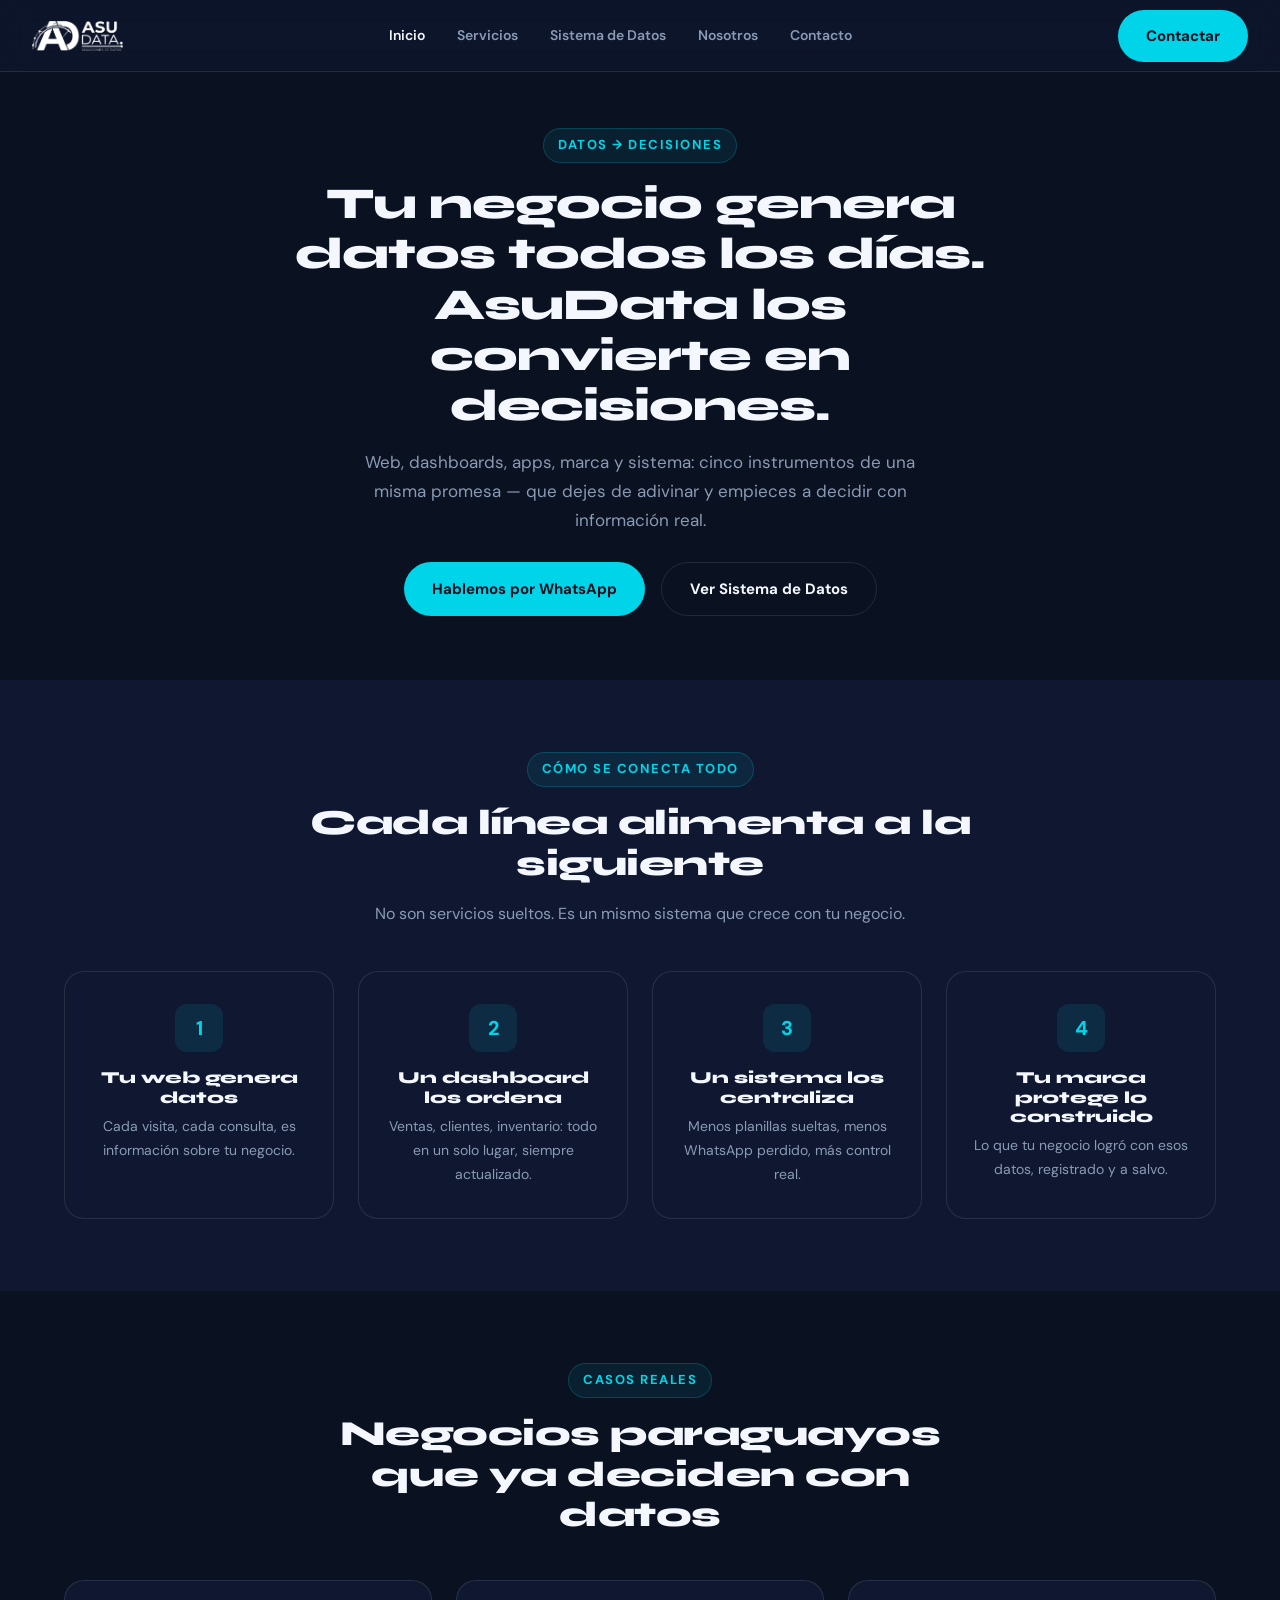
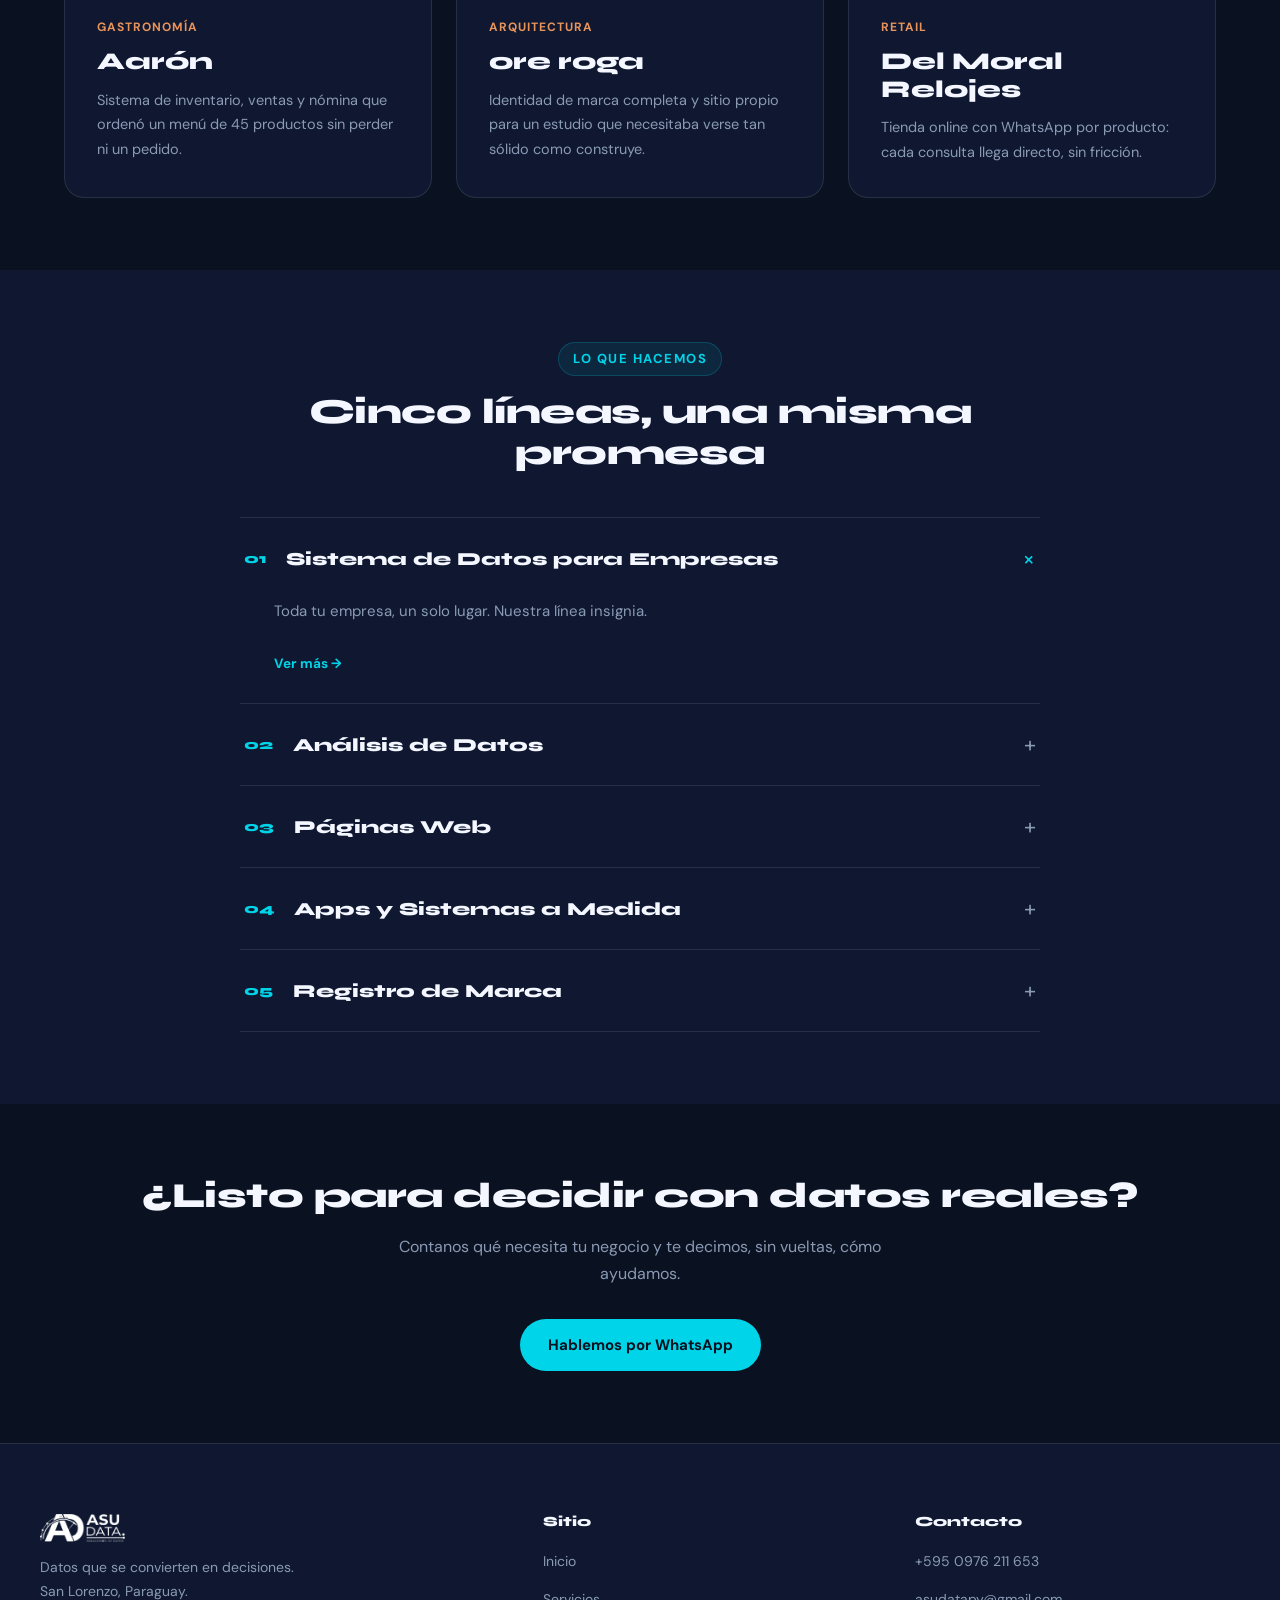
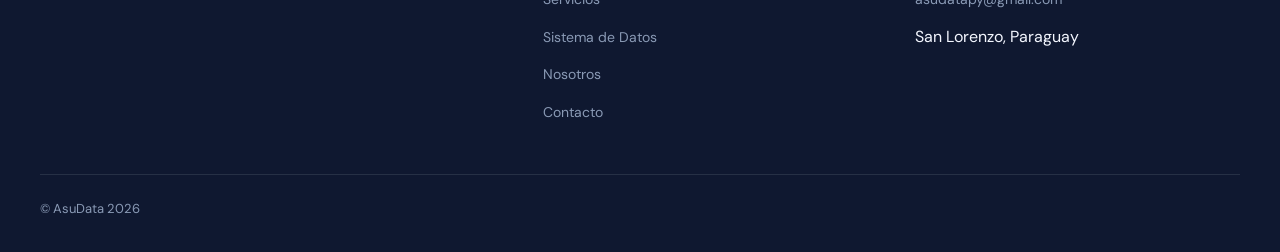
<file: web/index.html>
<!DOCTYPE html>
<html lang="es">
<head>
<meta charset="UTF-8">
<meta name="viewport" content="width=device-width, initial-scale=1.0">
<title>AsuData — Datos que se convierten en decisiones</title>
<meta name="description" content="AsuData: dashboards, apps, sistemas y marca para PyMEs paraguayas. Todo parte de una misma promesa: convertir tus datos en decisiones.">
<link rel="preconnect" href="https://fonts.googleapis.com">
<link href="https://fonts.googleapis.com/css2?family=Syne:wght@700;800&family=DM+Sans:wght@400;500;700&display=swap" rel="stylesheet">
<link rel="stylesheet" href="css/main.css?v=10">
</head>
<body>

<nav>
  <a href="index.html" class="logo"><img src="assets/logo.png" alt="AsuData"></a>
  <div class="nav-links">
    <a href="index.html">Inicio</a>
    <a href="servicios.html">Servicios</a>
    <a href="sistema-datos.html">Sistema de Datos</a>
    <a href="nosotros.html">Nosotros</a>
    <a href="contacto.html">Contacto</a>
  </div>
  <div class="nav-actions">
    <a href="https://wa.me/595976211653?text=Hola%2C%20quiero%20m%C3%A1s%20informaci%C3%B3n%20sobre%20AsuData." target="_blank" rel="noopener" class="btn btn-primary">Contactar</a>
    <button class="nav-toggle" aria-label="Abrir menú"><span></span><span></span><span></span></button>
  </div>
</nav>

<section class="hero">
  <div class="container">
    <span class="section-label">Datos → Decisiones</span>
    <h1>Tu negocio genera datos todos los días. AsuData los convierte en decisiones.</h1>
    <p>Web, dashboards, apps, marca y sistema: cinco instrumentos de una misma promesa —
       que dejes de adivinar y empieces a decidir con información real.</p>
    <div class="hero-actions">
      <a href="https://wa.me/595976211653?text=Hola%2C%20quiero%20saber%20c%C3%B3mo%20AsuData%20puede%20ayudar%20a%20mi%20negocio%20a%20decidir%20con%20datos." target="_blank" rel="noopener" class="btn btn-primary">Hablemos por WhatsApp</a>
      <a href="sistema-datos.html" class="btn btn-secondary">Ver Sistema de Datos</a>
    </div>
  </div>
</section>

<section class="section section-surface reveal">
  <div class="container">
    <div class="section-header">
      <span class="section-label">Cómo se conecta todo</span>
      <h2>Cada línea alimenta a la siguiente</h2>
      <p>No son servicios sueltos. Es un mismo sistema que crece con tu negocio.</p>
    </div>
    <div class="connect-steps">
      <div class="connect-step">
        <div class="step-icon">1</div>
        <h4>Tu web genera datos</h4>
        <p>Cada visita, cada consulta, es información sobre tu negocio.</p>
      </div>
      <div class="connect-step">
        <div class="step-icon">2</div>
        <h4>Un dashboard los ordena</h4>
        <p>Ventas, clientes, inventario: todo en un solo lugar, siempre actualizado.</p>
      </div>
      <div class="connect-step">
        <div class="step-icon">3</div>
        <h4>Un sistema los centraliza</h4>
        <p>Menos planillas sueltas, menos WhatsApp perdido, más control real.</p>
      </div>
      <div class="connect-step">
        <div class="step-icon">4</div>
        <h4>Tu marca protege lo construido</h4>
        <p>Lo que tu negocio logró con esos datos, registrado y a salvo.</p>
      </div>
    </div>
  </div>
</section>

<section class="section reveal">
  <div class="container">
    <div class="section-header">
      <span class="section-label">Casos reales</span>
      <h2>Negocios paraguayos que ya deciden con datos</h2>
    </div>
    <div class="case-grid">
      <div class="case-card">
        <span class="case-tag">Gastronomía</span>
        <h3>Aarón</h3>
        <p>Sistema de inventario, ventas y nómina que ordenó un menú de 45 productos sin perder ni un pedido.</p>
      </div>
      <div class="case-card">
        <span class="case-tag">Arquitectura</span>
        <h3>ore roga</h3>
        <p>Identidad de marca completa y sitio propio para un estudio que necesitaba verse tan sólido como construye.</p>
      </div>
      <div class="case-card">
        <span class="case-tag">Retail</span>
        <h3>Del Moral Relojes</h3>
        <p>Tienda online con WhatsApp por producto: cada consulta llega directo, sin fricción.</p>
      </div>
    </div>
  </div>
</section>

<section class="section section-surface reveal">
  <div class="container">
    <div class="section-header">
      <span class="section-label">Lo que hacemos</span>
      <h2>Cinco líneas, una misma promesa</h2>
    </div>
    <div class="accordion">
      <div class="accordion-item open">
        <button class="accordion-trigger">
          <span class="accordion-num">01</span>
          <span class="accordion-title">Sistema de Datos para Empresas</span>
          <span class="accordion-icon">+</span>
        </button>
        <div class="accordion-panel">
          <div class="accordion-panel-inner">
            <div class="inner-pad">
              <p>Toda tu empresa, un solo lugar. Nuestra línea insignia.</p>
              <a href="sistema-datos.html" class="card-link">Ver más →</a>
            </div>
          </div>
        </div>
      </div>
      <div class="accordion-item">
        <button class="accordion-trigger">
          <span class="accordion-num">02</span>
          <span class="accordion-title">Análisis de Datos</span>
          <span class="accordion-icon">+</span>
        </button>
        <div class="accordion-panel">
          <div class="accordion-panel-inner">
            <div class="inner-pad">
              <p>Dejá de adivinar cómo te va — mirá los números.</p>
              <a href="servicios.html" class="card-link">Ver más →</a>
            </div>
          </div>
        </div>
      </div>
      <div class="accordion-item">
        <button class="accordion-trigger">
          <span class="accordion-num">03</span>
          <span class="accordion-title">Páginas Web</span>
          <span class="accordion-icon">+</span>
        </button>
        <div class="accordion-panel">
          <div class="accordion-panel-inner">
            <div class="inner-pad">
              <p>Tu negocio, encontrable y profesional online.</p>
              <a href="servicios.html" class="card-link">Ver más →</a>
            </div>
          </div>
        </div>
      </div>
      <div class="accordion-item">
        <button class="accordion-trigger">
          <span class="accordion-num">04</span>
          <span class="accordion-title">Apps y Sistemas a Medida</span>
          <span class="accordion-icon">+</span>
        </button>
        <div class="accordion-panel">
          <div class="accordion-panel-inner">
            <div class="inner-pad">
              <p>Menos planillas, menos WhatsApp perdido, más control.</p>
              <a href="servicios.html" class="card-link">Ver más →</a>
            </div>
          </div>
        </div>
      </div>
      <div class="accordion-item">
        <button class="accordion-trigger">
          <span class="accordion-num">05</span>
          <span class="accordion-title">Registro de Marca</span>
          <span class="accordion-icon">+</span>
        </button>
        <div class="accordion-panel">
          <div class="accordion-panel-inner">
            <div class="inner-pad">
              <p>Tu nombre, protegido antes de que alguien más lo registre.</p>
              <a href="servicios.html" class="card-link">Ver más →</a>
            </div>
          </div>
        </div>
      </div>
    </div>
  </div>
</section>

<section class="section cta-band reveal">
  <div class="container">
    <h2>¿Listo para decidir con datos reales?</h2>
    <p>Contanos qué necesita tu negocio y te decimos, sin vueltas, cómo ayudamos.</p>
    <a href="https://wa.me/595976211653?text=Hola%2C%20quiero%20decidir%20con%20datos%20reales.%20%C2%BFPor%20d%C3%B3nde%20empezamos%3F" target="_blank" rel="noopener" class="btn btn-primary">Hablemos por WhatsApp</a>
  </div>
</section>

<footer>
  <div class="footer-grid">
    <div class="footer-brand">
      <img src="assets/logo.png" alt="AsuData">
      <p>Datos que se convierten en decisiones. San Lorenzo, Paraguay.</p>
    </div>
    <div class="footer-col">
      <h4>Sitio</h4>
      <ul>
        <li><a href="index.html">Inicio</a></li>
        <li><a href="servicios.html">Servicios</a></li>
        <li><a href="sistema-datos.html">Sistema de Datos</a></li>
        <li><a href="nosotros.html">Nosotros</a></li>
        <li><a href="contacto.html">Contacto</a></li>
      </ul>
    </div>
    <div class="footer-col">
      <h4>Contacto</h4>
      <ul>
        <li><a href="https://wa.me/595976211653?text=Hola%2C%20quiero%20m%C3%A1s%20informaci%C3%B3n%20sobre%20AsuData." target="_blank" rel="noopener">+595 0976 211 653</a></li>
        <li><a href="mailto:asudatapy@gmail.com">asudatapy@gmail.com</a></li>
        <li>San Lorenzo, Paraguay</li>
      </ul>
    </div>
  </div>
  <div class="footer-bottom">© AsuData 2026</div>
</footer>

<script src="js/main.js?v=10"></script>
</body>
</html>
</file>
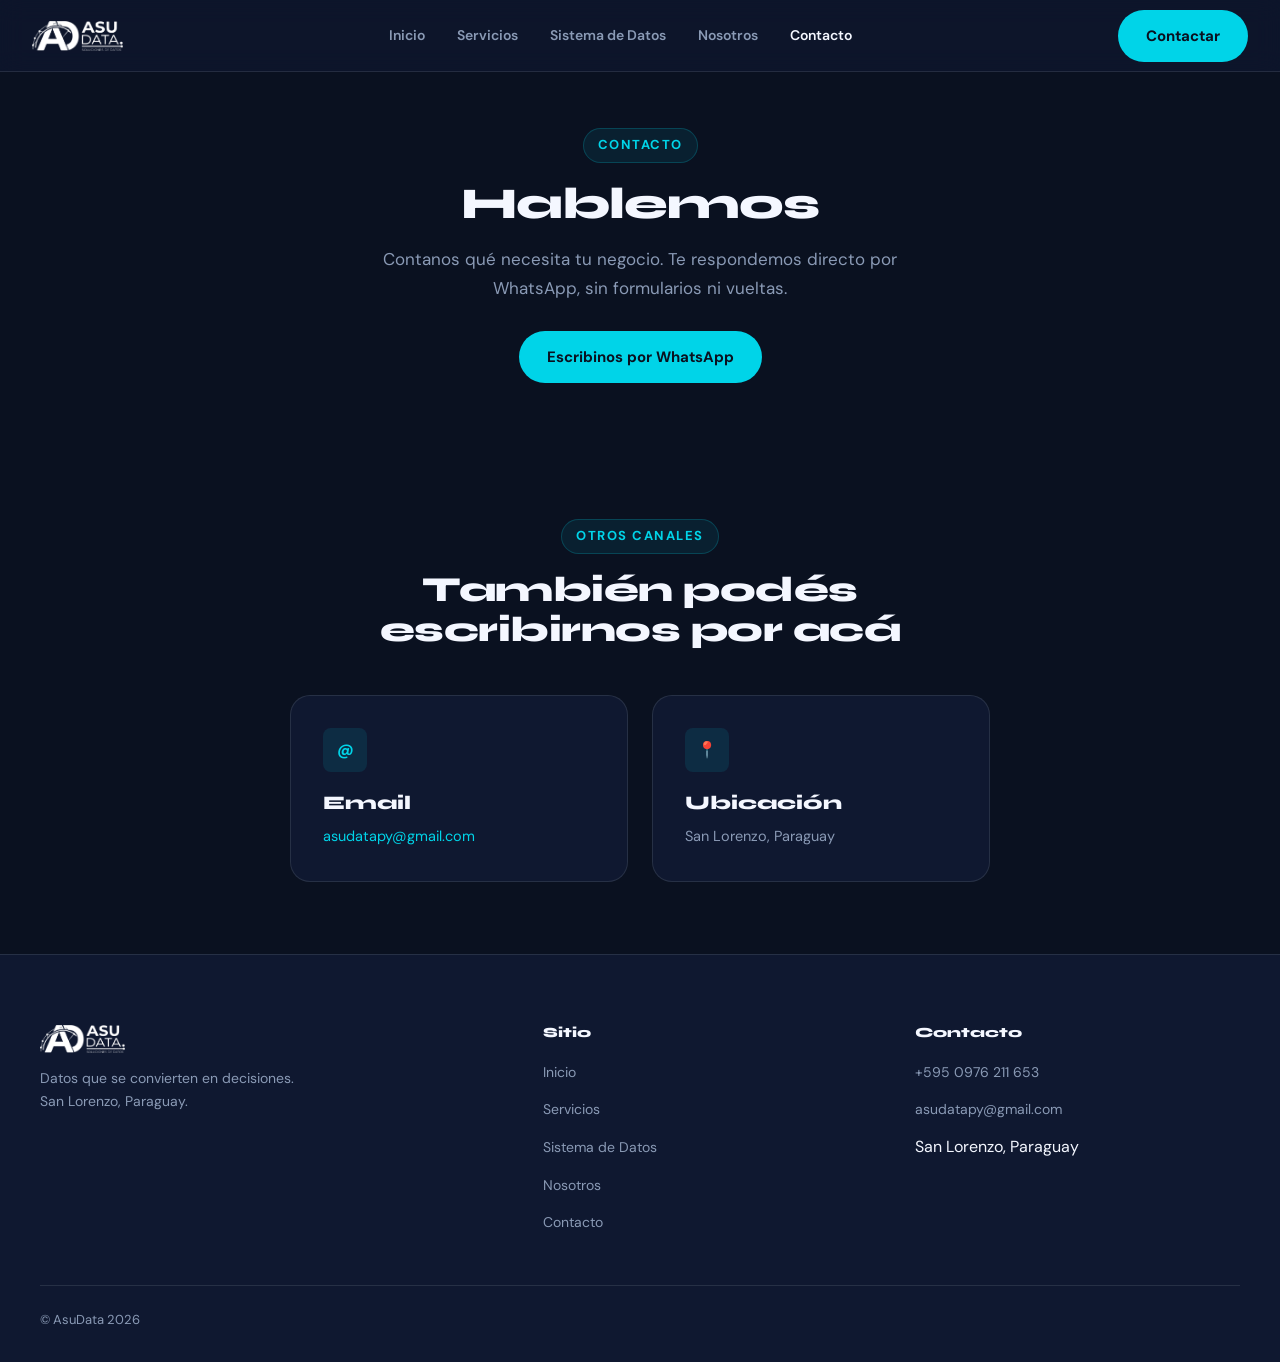
<file: web/contacto.html>
<!DOCTYPE html>
<html lang="es">
<head>
<meta charset="UTF-8">
<meta name="viewport" content="width=device-width, initial-scale=1.0">
<title>Contacto — AsuData</title>
<link rel="preconnect" href="https://fonts.googleapis.com">
<link href="https://fonts.googleapis.com/css2?family=Syne:wght@700;800&family=DM+Sans:wght@400;500;700&display=swap" rel="stylesheet">
<link rel="stylesheet" href="css/main.css?v=10">
</head>
<body>

<nav>
  <a href="index.html" class="logo"><img src="assets/logo.png" alt="AsuData"></a>
  <div class="nav-links">
    <a href="index.html">Inicio</a>
    <a href="servicios.html">Servicios</a>
    <a href="sistema-datos.html">Sistema de Datos</a>
    <a href="nosotros.html">Nosotros</a>
    <a href="contacto.html">Contacto</a>
  </div>
  <div class="nav-actions">
    <a href="https://wa.me/595976211653?text=Hola%2C%20quiero%20m%C3%A1s%20informaci%C3%B3n%20sobre%20AsuData." target="_blank" rel="noopener" class="btn btn-primary">Contactar</a>
    <button class="nav-toggle" aria-label="Abrir menú"><span></span><span></span><span></span></button>
  </div>
</nav>

<section class="hero">
  <div class="container">
    <span class="section-label">Contacto</span>
    <h1>Hablemos</h1>
    <p>Contanos qué necesita tu negocio. Te respondemos directo por WhatsApp, sin formularios ni vueltas.</p>
    <div class="hero-actions">
      <a href="https://wa.me/595976211653?text=Hola%2C%20quiero%20contactar%20con%20AsuData." target="_blank" rel="noopener" class="btn btn-primary">Escribinos por WhatsApp</a>
    </div>
  </div>
</section>

<section class="section reveal">
  <div class="container">
    <div class="section-header">
      <span class="section-label">Otros canales</span>
      <h2>También podés escribirnos por acá</h2>
    </div>
    <div class="card-grid" style="max-width:700px;margin-left:auto;margin-right:auto">
      <div class="card">
        <div class="card-icon">@</div>
        <h3>Email</h3>
        <p><a href="mailto:asudatapy@gmail.com" style="color:var(--cyan)">asudatapy@gmail.com</a></p>
      </div>
      <div class="card">
        <div class="card-icon">📍</div>
        <h3>Ubicación</h3>
        <p>San Lorenzo, Paraguay</p>
      </div>
    </div>
  </div>
</section>

<footer>
  <div class="footer-grid">
    <div class="footer-brand">
      <img src="assets/logo.png" alt="AsuData">
      <p>Datos que se convierten en decisiones. San Lorenzo, Paraguay.</p>
    </div>
    <div class="footer-col">
      <h4>Sitio</h4>
      <ul>
        <li><a href="index.html">Inicio</a></li>
        <li><a href="servicios.html">Servicios</a></li>
        <li><a href="sistema-datos.html">Sistema de Datos</a></li>
        <li><a href="nosotros.html">Nosotros</a></li>
        <li><a href="contacto.html">Contacto</a></li>
      </ul>
    </div>
    <div class="footer-col">
      <h4>Contacto</h4>
      <ul>
        <li><a href="https://wa.me/595976211653?text=Hola%2C%20quiero%20m%C3%A1s%20informaci%C3%B3n%20sobre%20AsuData." target="_blank" rel="noopener">+595 0976 211 653</a></li>
        <li><a href="mailto:asudatapy@gmail.com">asudatapy@gmail.com</a></li>
        <li>San Lorenzo, Paraguay</li>
      </ul>
    </div>
  </div>
  <div class="footer-bottom">© AsuData 2026</div>
</footer>

<script src="js/main.js?v=10"></script>
</body>
</html>
</file>
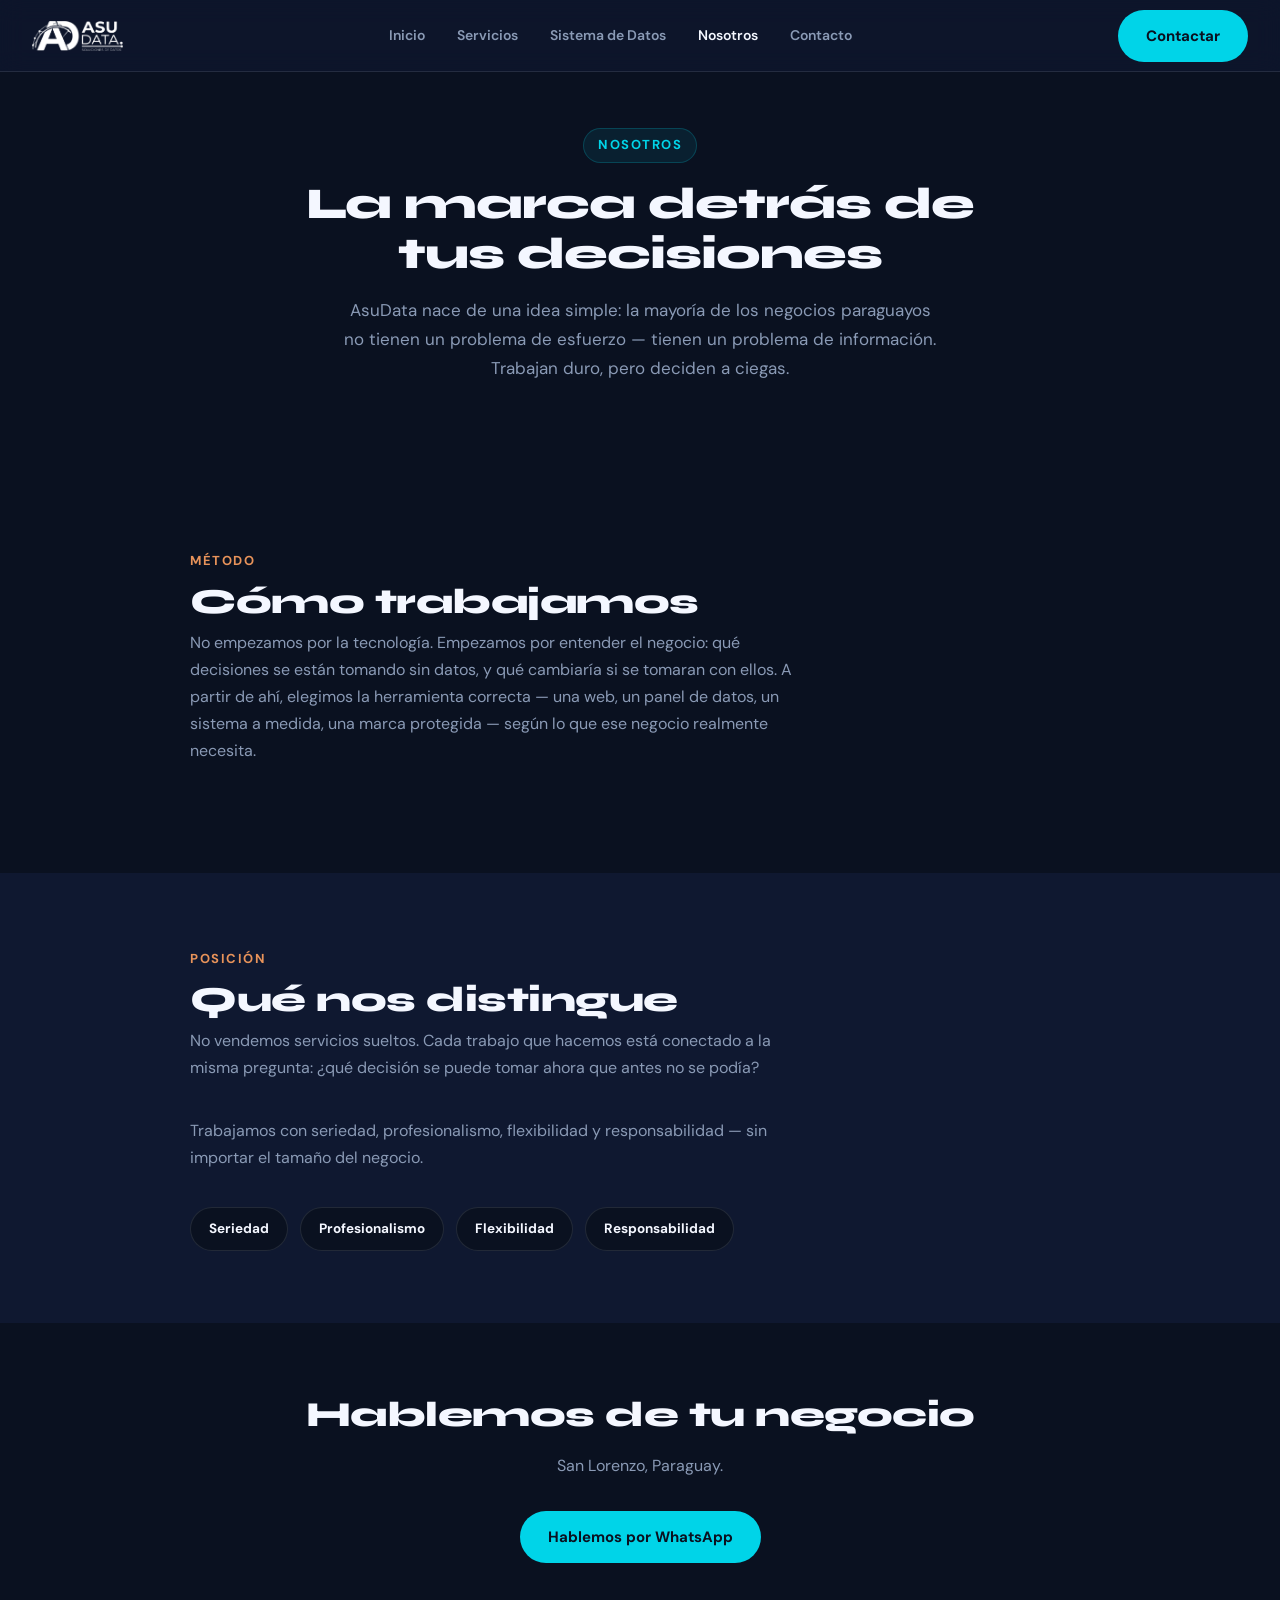
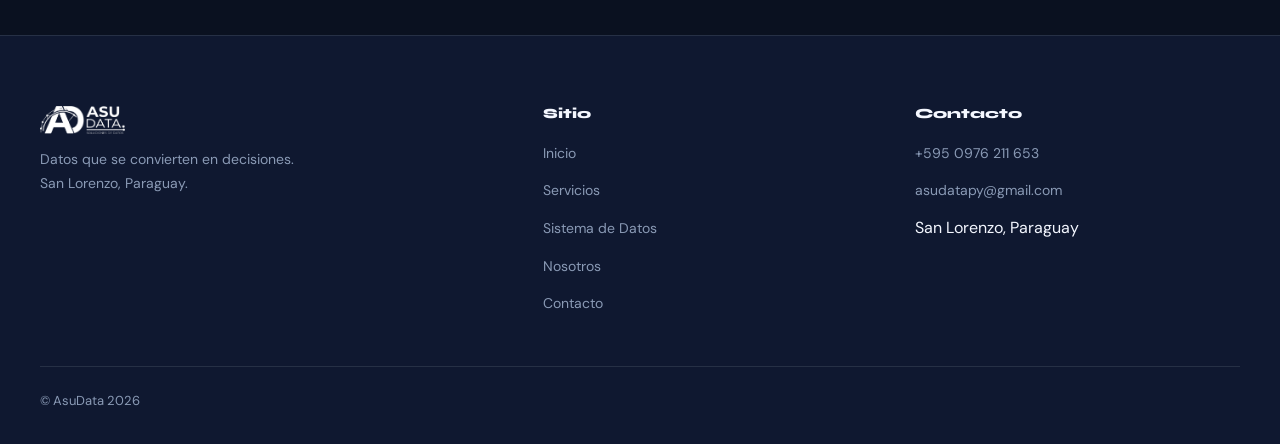
<file: web/nosotros.html>
<!DOCTYPE html>
<html lang="es">
<head>
<meta charset="UTF-8">
<meta name="viewport" content="width=device-width, initial-scale=1.0">
<title>Nosotros — AsuData</title>
<meta name="description" content="AsuData nace de una idea simple: la mayoría de los negocios paraguayos no tienen un problema de esfuerzo, tienen un problema de información.">
<link rel="preconnect" href="https://fonts.googleapis.com">
<link href="https://fonts.googleapis.com/css2?family=Syne:wght@700;800&family=DM+Sans:wght@400;500;700&display=swap" rel="stylesheet">
<link rel="stylesheet" href="css/main.css?v=10">
</head>
<body>

<nav>
  <a href="index.html" class="logo"><img src="assets/logo.png" alt="AsuData"></a>
  <div class="nav-links">
    <a href="index.html">Inicio</a>
    <a href="servicios.html">Servicios</a>
    <a href="sistema-datos.html">Sistema de Datos</a>
    <a href="nosotros.html">Nosotros</a>
    <a href="contacto.html">Contacto</a>
  </div>
  <div class="nav-actions">
    <a href="https://wa.me/595976211653?text=Hola%2C%20quiero%20m%C3%A1s%20informaci%C3%B3n%20sobre%20AsuData." target="_blank" rel="noopener" class="btn btn-primary">Contactar</a>
    <button class="nav-toggle" aria-label="Abrir menú"><span></span><span></span><span></span></button>
  </div>
</nav>

<section class="hero">
  <div class="container">
    <span class="section-label">Nosotros</span>
    <h1>La marca detrás de tus decisiones</h1>
    <p>AsuData nace de una idea simple: la mayoría de los negocios paraguayos no tienen un problema de esfuerzo — tienen un problema de información. Trabajan duro, pero deciden a ciegas.</p>
  </div>
</section>

<section class="section reveal">
  <div class="container">
    <div class="line">
      <span class="line-tag">Método</span>
      <h2>Cómo trabajamos</h2>
      <p class="line-desc">No empezamos por la tecnología. Empezamos por entender el negocio: qué decisiones se están tomando sin datos, y qué cambiaría si se tomaran con ellos. A partir de ahí, elegimos la herramienta correcta — una web, un panel de datos, un sistema a medida, una marca protegida — según lo que ese negocio realmente necesita.</p>
    </div>
  </div>
</section>

<section class="section section-surface reveal">
  <div class="container">
    <div class="line">
      <span class="line-tag">Posición</span>
      <h2>Qué nos distingue</h2>
      <p class="line-desc">No vendemos servicios sueltos. Cada trabajo que hacemos está conectado a la misma pregunta: ¿qué decisión se puede tomar ahora que antes no se podía?</p>
      <p class="line-desc">Trabajamos con seriedad, profesionalismo, flexibilidad y responsabilidad — sin importar el tamaño del negocio.</p>
      <div class="value-tags">
        <span class="value-tag">Seriedad</span>
        <span class="value-tag">Profesionalismo</span>
        <span class="value-tag">Flexibilidad</span>
        <span class="value-tag">Responsabilidad</span>
      </div>
    </div>
  </div>
</section>

<section class="section cta-band reveal">
  <div class="container">
    <h2>Hablemos de tu negocio</h2>
    <p>San Lorenzo, Paraguay.</p>
    <a href="https://wa.me/595976211653?text=Hola%2C%20quiero%20contarles%20sobre%20mi%20negocio." target="_blank" rel="noopener" class="btn btn-primary">Hablemos por WhatsApp</a>
  </div>
</section>

<footer>
  <div class="footer-grid">
    <div class="footer-brand">
      <img src="assets/logo.png" alt="AsuData">
      <p>Datos que se convierten en decisiones. San Lorenzo, Paraguay.</p>
    </div>
    <div class="footer-col">
      <h4>Sitio</h4>
      <ul>
        <li><a href="index.html">Inicio</a></li>
        <li><a href="servicios.html">Servicios</a></li>
        <li><a href="sistema-datos.html">Sistema de Datos</a></li>
        <li><a href="nosotros.html">Nosotros</a></li>
        <li><a href="contacto.html">Contacto</a></li>
      </ul>
    </div>
    <div class="footer-col">
      <h4>Contacto</h4>
      <ul>
        <li><a href="https://wa.me/595976211653?text=Hola%2C%20quiero%20m%C3%A1s%20informaci%C3%B3n%20sobre%20AsuData." target="_blank" rel="noopener">+595 0976 211 653</a></li>
        <li><a href="mailto:asudatapy@gmail.com">asudatapy@gmail.com</a></li>
        <li>San Lorenzo, Paraguay</li>
      </ul>
    </div>
  </div>
  <div class="footer-bottom">© AsuData 2026</div>
</footer>

<script src="js/main.js?v=10"></script>
</body>
</html>
</file>
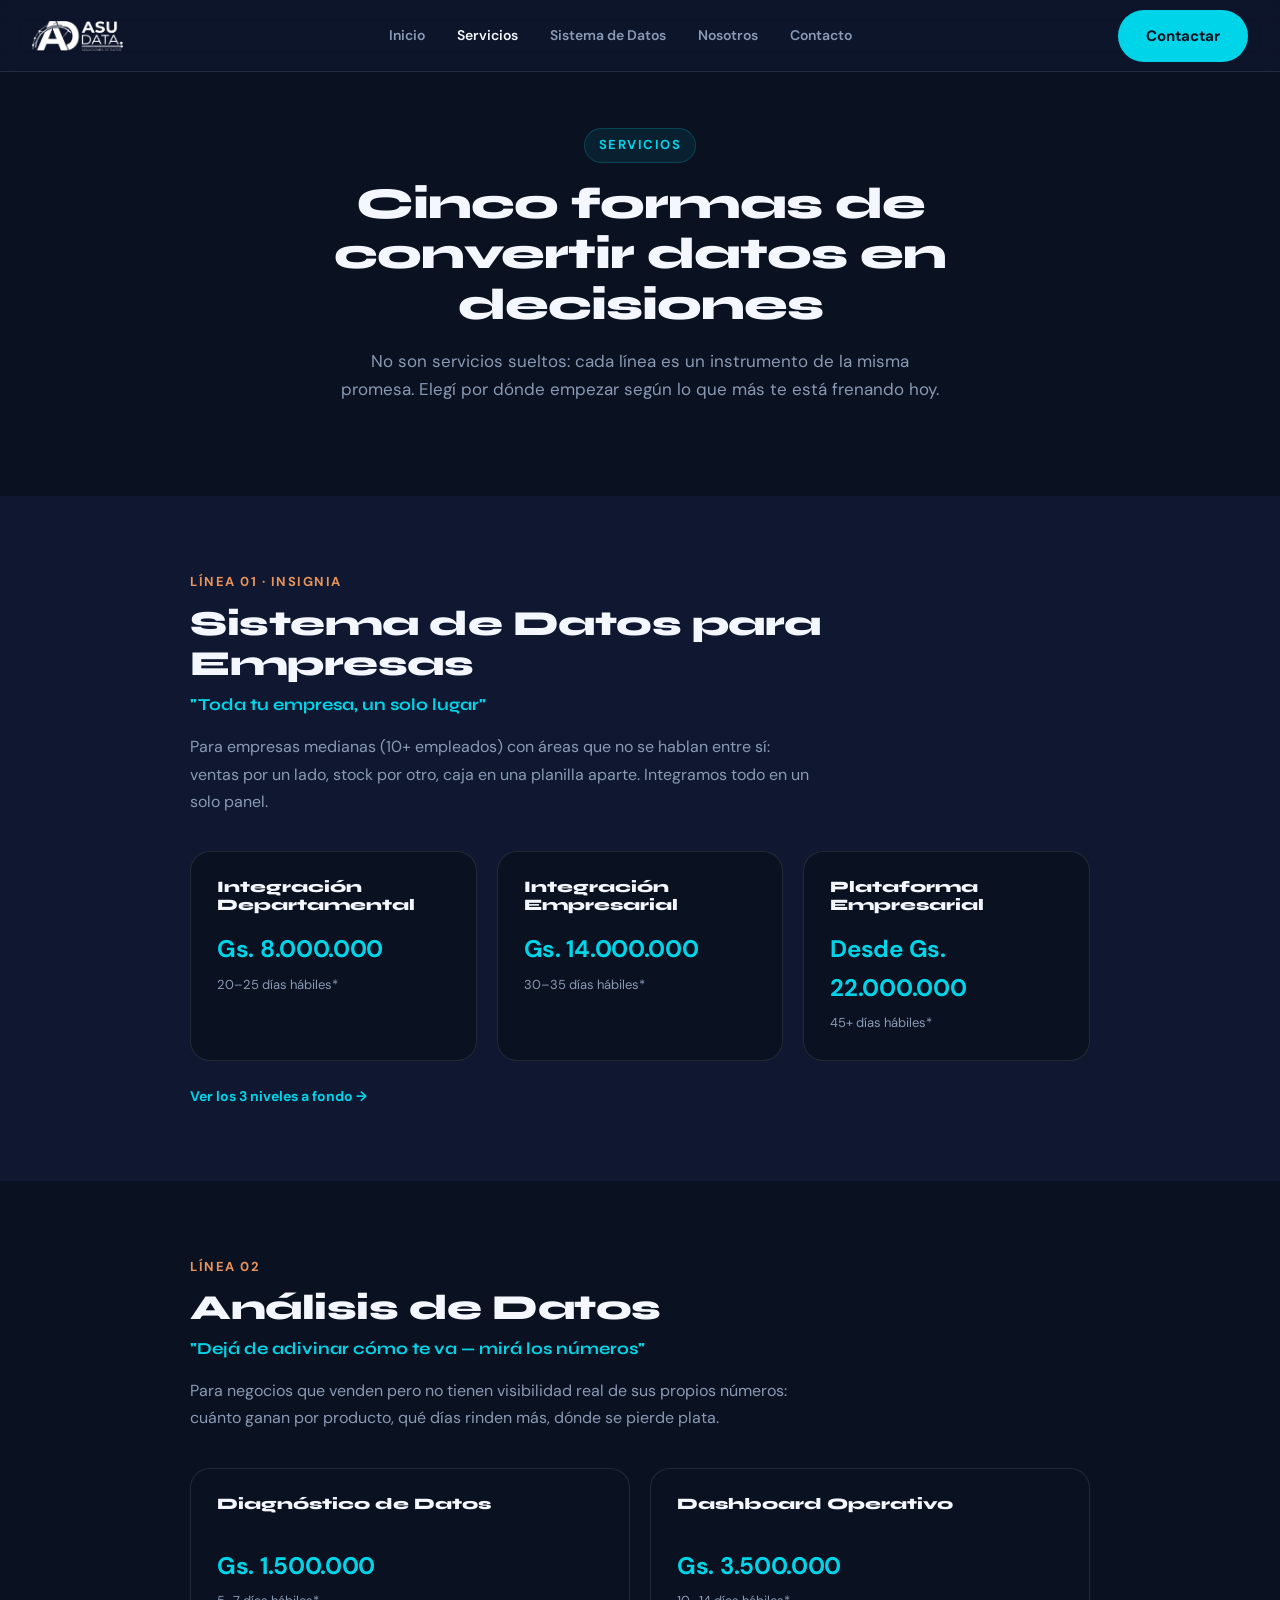
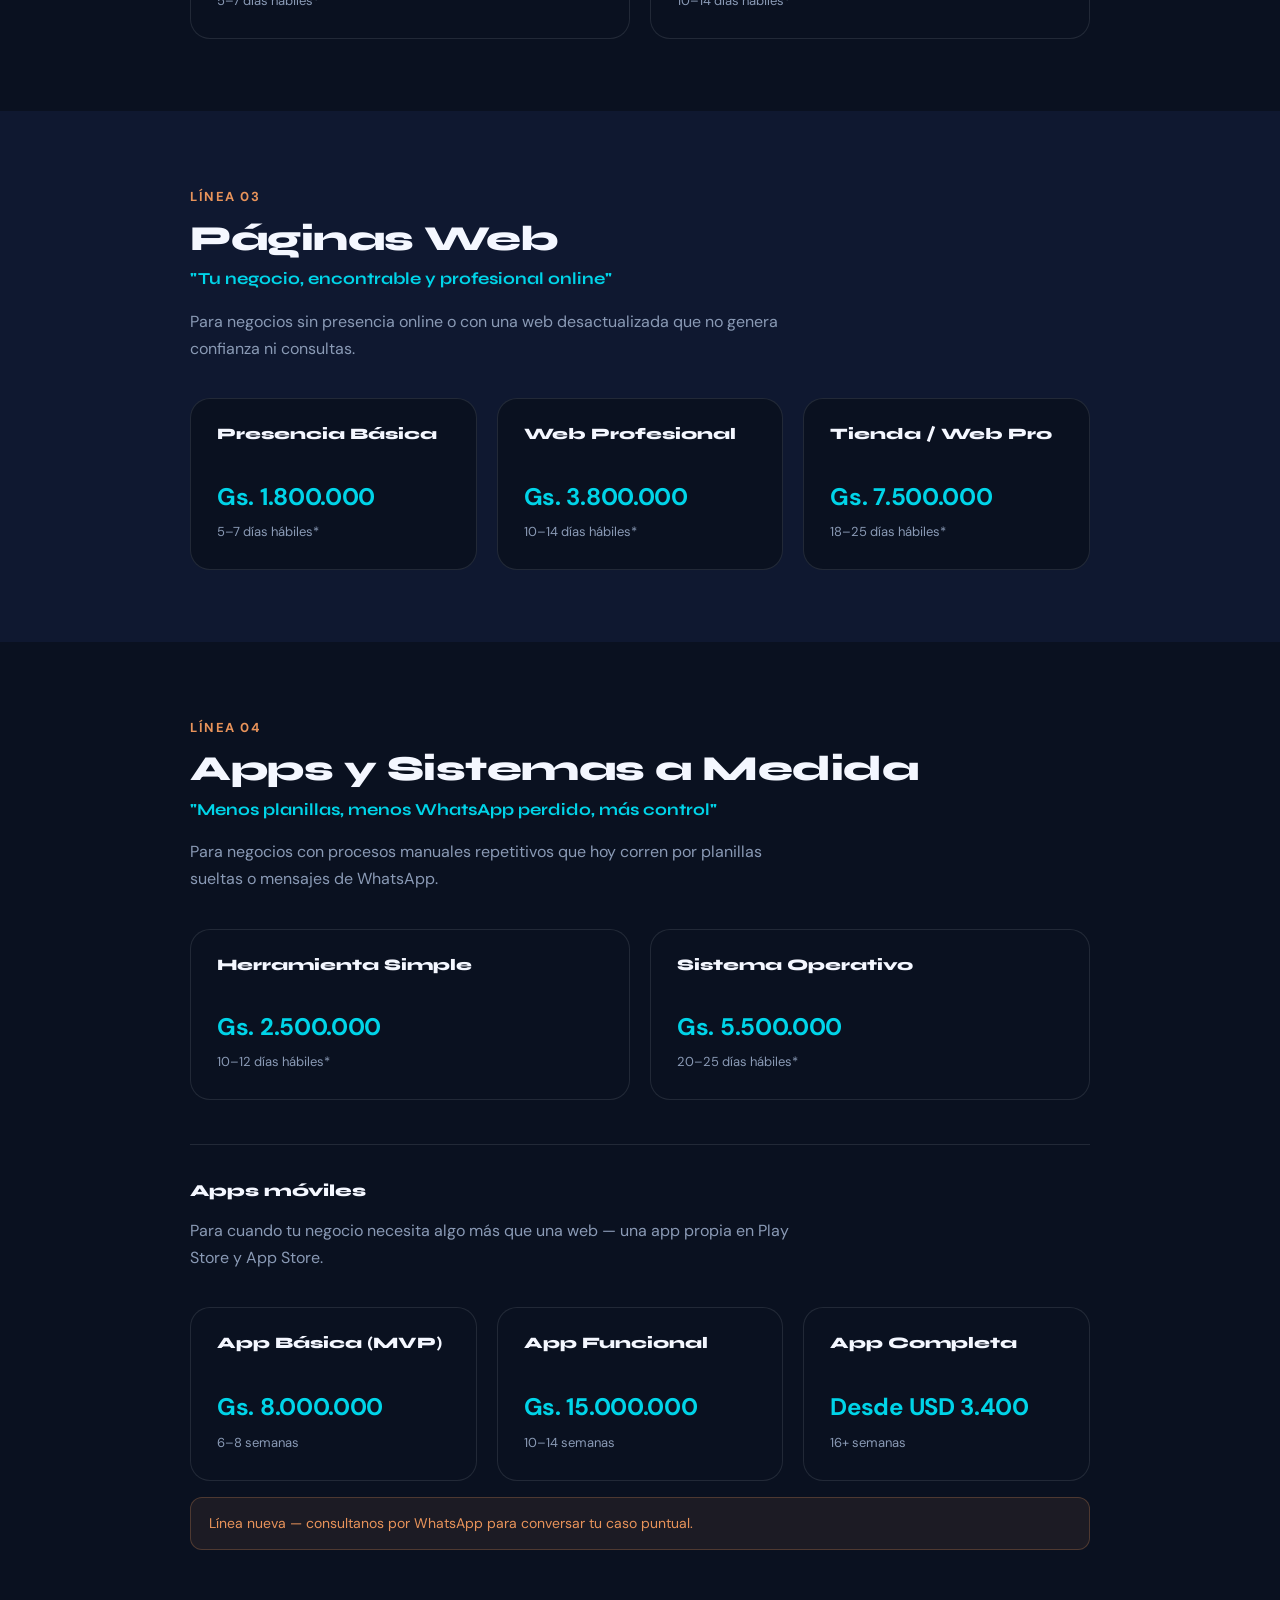
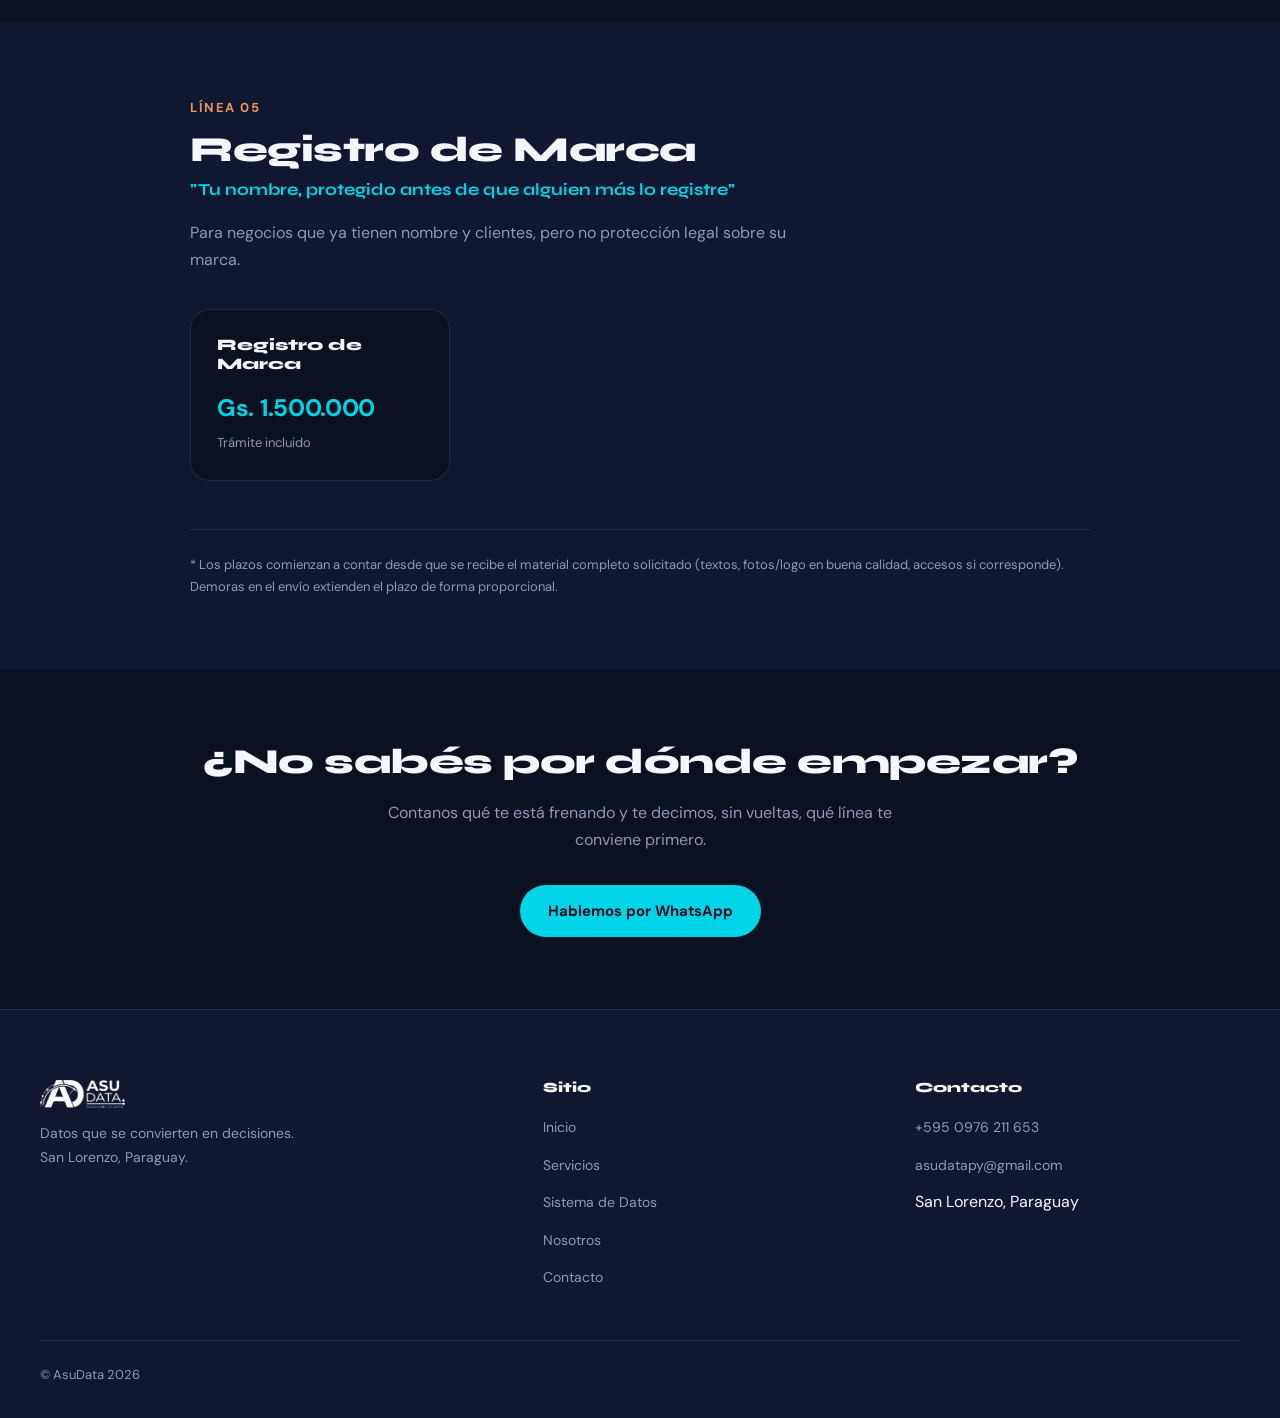
<file: web/servicios.html>
<!DOCTYPE html>
<html lang="es">
<head>
<meta charset="UTF-8">
<meta name="viewport" content="width=device-width, initial-scale=1.0">
<title>Servicios — AsuData</title>
<meta name="description" content="Cinco líneas de servicio, una misma promesa: convertir los datos de tu negocio en decisiones. Web, análisis de datos, apps a medida, marca y sistema empresarial.">
<link rel="preconnect" href="https://fonts.googleapis.com">
<link href="https://fonts.googleapis.com/css2?family=Syne:wght@700;800&family=DM+Sans:wght@400;500;700&display=swap" rel="stylesheet">
<link rel="stylesheet" href="css/main.css?v=10">
</head>
<body>

<nav>
  <a href="index.html" class="logo"><img src="assets/logo.png" alt="AsuData"></a>
  <div class="nav-links">
    <a href="index.html">Inicio</a>
    <a href="servicios.html">Servicios</a>
    <a href="sistema-datos.html">Sistema de Datos</a>
    <a href="nosotros.html">Nosotros</a>
    <a href="contacto.html">Contacto</a>
  </div>
  <div class="nav-actions">
    <a href="https://wa.me/595976211653?text=Hola%2C%20quiero%20m%C3%A1s%20informaci%C3%B3n%20sobre%20AsuData." target="_blank" rel="noopener" class="btn btn-primary">Contactar</a>
    <button class="nav-toggle" aria-label="Abrir menú"><span></span><span></span><span></span></button>
  </div>
</nav>

<section class="hero">
  <div class="container">
    <span class="section-label">Servicios</span>
    <h1>Cinco formas de convertir datos en decisiones</h1>
    <p>No son servicios sueltos: cada línea es un instrumento de la misma promesa. Elegí por dónde empezar según lo que más te está frenando hoy.</p>
  </div>
</section>

<!-- 01 Sistema de Datos -->
<section class="section section-surface reveal">
  <div class="container">
    <div class="line">
      <span class="line-tag">Línea 01 · Insignia</span>
      <h2>Sistema de Datos para Empresas</h2>
      <p class="line-tagline">"Toda tu empresa, un solo lugar"</p>
      <p class="line-desc">Para empresas medianas (10+ empleados) con áreas que no se hablan entre sí: ventas por un lado, stock por otro, caja en una planilla aparte. Integramos todo en un solo panel.</p>
      <div class="pkg-grid">
        <div class="pkg-card">
          <h4>Integración Departamental</h4>
          <div class="pkg-price">Gs. 8.000.000</div>
          <div class="pkg-entrega">20–25 días hábiles*</div>
        </div>
        <div class="pkg-card">
          <h4>Integración Empresarial</h4>
          <div class="pkg-price">Gs. 14.000.000</div>
          <div class="pkg-entrega">30–35 días hábiles*</div>
        </div>
        <div class="pkg-card">
          <h4>Plataforma Empresarial</h4>
          <div class="pkg-price">Desde Gs. 22.000.000</div>
          <div class="pkg-entrega">45+ días hábiles*</div>
        </div>
      </div>
      <a href="sistema-datos.html" class="line-more">Ver los 3 niveles a fondo →</a>
    </div>
  </div>
</section>

<!-- 02 Análisis de Datos -->
<section class="section reveal">
  <div class="container">
    <div class="line">
      <span class="line-tag">Línea 02</span>
      <h2>Análisis de Datos</h2>
      <p class="line-tagline">"Dejá de adivinar cómo te va — mirá los números"</p>
      <p class="line-desc">Para negocios que venden pero no tienen visibilidad real de sus propios números: cuánto ganan por producto, qué días rinden más, dónde se pierde plata.</p>
      <div class="pkg-grid">
        <div class="pkg-card">
          <h4>Diagnóstico de Datos</h4>
          <div class="pkg-price">Gs. 1.500.000</div>
          <div class="pkg-entrega">5–7 días hábiles*</div>
        </div>
        <div class="pkg-card">
          <h4>Dashboard Operativo</h4>
          <div class="pkg-price">Gs. 3.500.000</div>
          <div class="pkg-entrega">10–14 días hábiles*</div>
        </div>
      </div>
    </div>
  </div>
</section>

<!-- 03 Páginas Web -->
<section class="section section-surface reveal">
  <div class="container">
    <div class="line">
      <span class="line-tag">Línea 03</span>
      <h2>Páginas Web</h2>
      <p class="line-tagline">"Tu negocio, encontrable y profesional online"</p>
      <p class="line-desc">Para negocios sin presencia online o con una web desactualizada que no genera confianza ni consultas.</p>
      <div class="pkg-grid">
        <div class="pkg-card">
          <h4>Presencia Básica</h4>
          <div class="pkg-price">Gs. 1.800.000</div>
          <div class="pkg-entrega">5–7 días hábiles*</div>
        </div>
        <div class="pkg-card">
          <h4>Web Profesional</h4>
          <div class="pkg-price">Gs. 3.800.000</div>
          <div class="pkg-entrega">10–14 días hábiles*</div>
        </div>
        <div class="pkg-card">
          <h4>Tienda / Web Pro</h4>
          <div class="pkg-price">Gs. 7.500.000</div>
          <div class="pkg-entrega">18–25 días hábiles*</div>
        </div>
      </div>
    </div>
  </div>
</section>

<!-- 04 Apps / Sistemas a medida -->
<section class="section reveal">
  <div class="container">
    <div class="line">
      <span class="line-tag">Línea 04</span>
      <h2>Apps y Sistemas a Medida</h2>
      <p class="line-tagline">"Menos planillas, menos WhatsApp perdido, más control"</p>
      <p class="line-desc">Para negocios con procesos manuales repetitivos que hoy corren por planillas sueltas o mensajes de WhatsApp.</p>
      <div class="pkg-grid">
        <div class="pkg-card">
          <h4>Herramienta Simple</h4>
          <div class="pkg-price">Gs. 2.500.000</div>
          <div class="pkg-entrega">10–12 días hábiles*</div>
        </div>
        <div class="pkg-card">
          <h4>Sistema Operativo</h4>
          <div class="pkg-price">Gs. 5.500.000</div>
          <div class="pkg-entrega">20–25 días hábiles*</div>
        </div>
      </div>

      <div class="line-sub">
        <h4>Apps móviles</h4>
        <p class="line-desc">Para cuando tu negocio necesita algo más que una web — una app propia en Play Store y App Store.</p>
        <div class="pkg-grid">
          <div class="pkg-card">
            <h4>App Básica (MVP)</h4>
            <div class="pkg-price">Gs. 8.000.000</div>
            <div class="pkg-entrega">6–8 semanas</div>
          </div>
          <div class="pkg-card">
            <h4>App Funcional</h4>
            <div class="pkg-price">Gs. 15.000.000</div>
            <div class="pkg-entrega">10–14 semanas</div>
          </div>
          <div class="pkg-card">
            <h4>App Completa</h4>
            <div class="pkg-price">Desde USD 3.400</div>
            <div class="pkg-entrega">16+ semanas</div>
          </div>
        </div>
        <p class="line-sub-note">Línea nueva — consultanos por WhatsApp para conversar tu caso puntual.</p>
      </div>
    </div>
  </div>
</section>

<!-- 05 Registro de Marca -->
<section class="section section-surface reveal">
  <div class="container">
    <div class="line">
      <span class="line-tag">Línea 05</span>
      <h2>Registro de Marca</h2>
      <p class="line-tagline">"Tu nombre, protegido antes de que alguien más lo registre"</p>
      <p class="line-desc">Para negocios que ya tienen nombre y clientes, pero no protección legal sobre su marca.</p>
      <div class="pkg-grid" style="max-width:260px">
        <div class="pkg-card">
          <h4>Registro de Marca</h4>
          <div class="pkg-price">Gs. 1.500.000</div>
          <div class="pkg-entrega">Trámite incluido</div>
        </div>
      </div>
    </div>

    <p class="legal-note">* Los plazos comienzan a contar desde que se recibe el material completo solicitado (textos, fotos/logo en buena calidad, accesos si corresponde). Demoras en el envío extienden el plazo de forma proporcional.</p>
  </div>
</section>

<section class="section cta-band reveal">
  <div class="container">
    <h2>¿No sabés por dónde empezar?</h2>
    <p>Contanos qué te está frenando y te decimos, sin vueltas, qué línea te conviene primero.</p>
    <a href="https://wa.me/595976211653?text=Hola%2C%20no%20s%C3%A9%20bien%20qu%C3%A9%20servicio%20de%20AsuData%20me%20conviene.%20%C2%BFMe%20ayudan%20a%20elegir%3F" target="_blank" rel="noopener" class="btn btn-primary">Hablemos por WhatsApp</a>
  </div>
</section>

<footer>
  <div class="footer-grid">
    <div class="footer-brand">
      <img src="assets/logo.png" alt="AsuData">
      <p>Datos que se convierten en decisiones. San Lorenzo, Paraguay.</p>
    </div>
    <div class="footer-col">
      <h4>Sitio</h4>
      <ul>
        <li><a href="index.html">Inicio</a></li>
        <li><a href="servicios.html">Servicios</a></li>
        <li><a href="sistema-datos.html">Sistema de Datos</a></li>
        <li><a href="nosotros.html">Nosotros</a></li>
        <li><a href="contacto.html">Contacto</a></li>
      </ul>
    </div>
    <div class="footer-col">
      <h4>Contacto</h4>
      <ul>
        <li><a href="https://wa.me/595976211653?text=Hola%2C%20quiero%20m%C3%A1s%20informaci%C3%B3n%20sobre%20AsuData." target="_blank" rel="noopener">+595 0976 211 653</a></li>
        <li><a href="mailto:asudatapy@gmail.com">asudatapy@gmail.com</a></li>
        <li>San Lorenzo, Paraguay</li>
      </ul>
    </div>
  </div>
  <div class="footer-bottom">© AsuData 2026</div>
</footer>

<script src="js/main.js?v=10"></script>
</body>
</html>
</file>
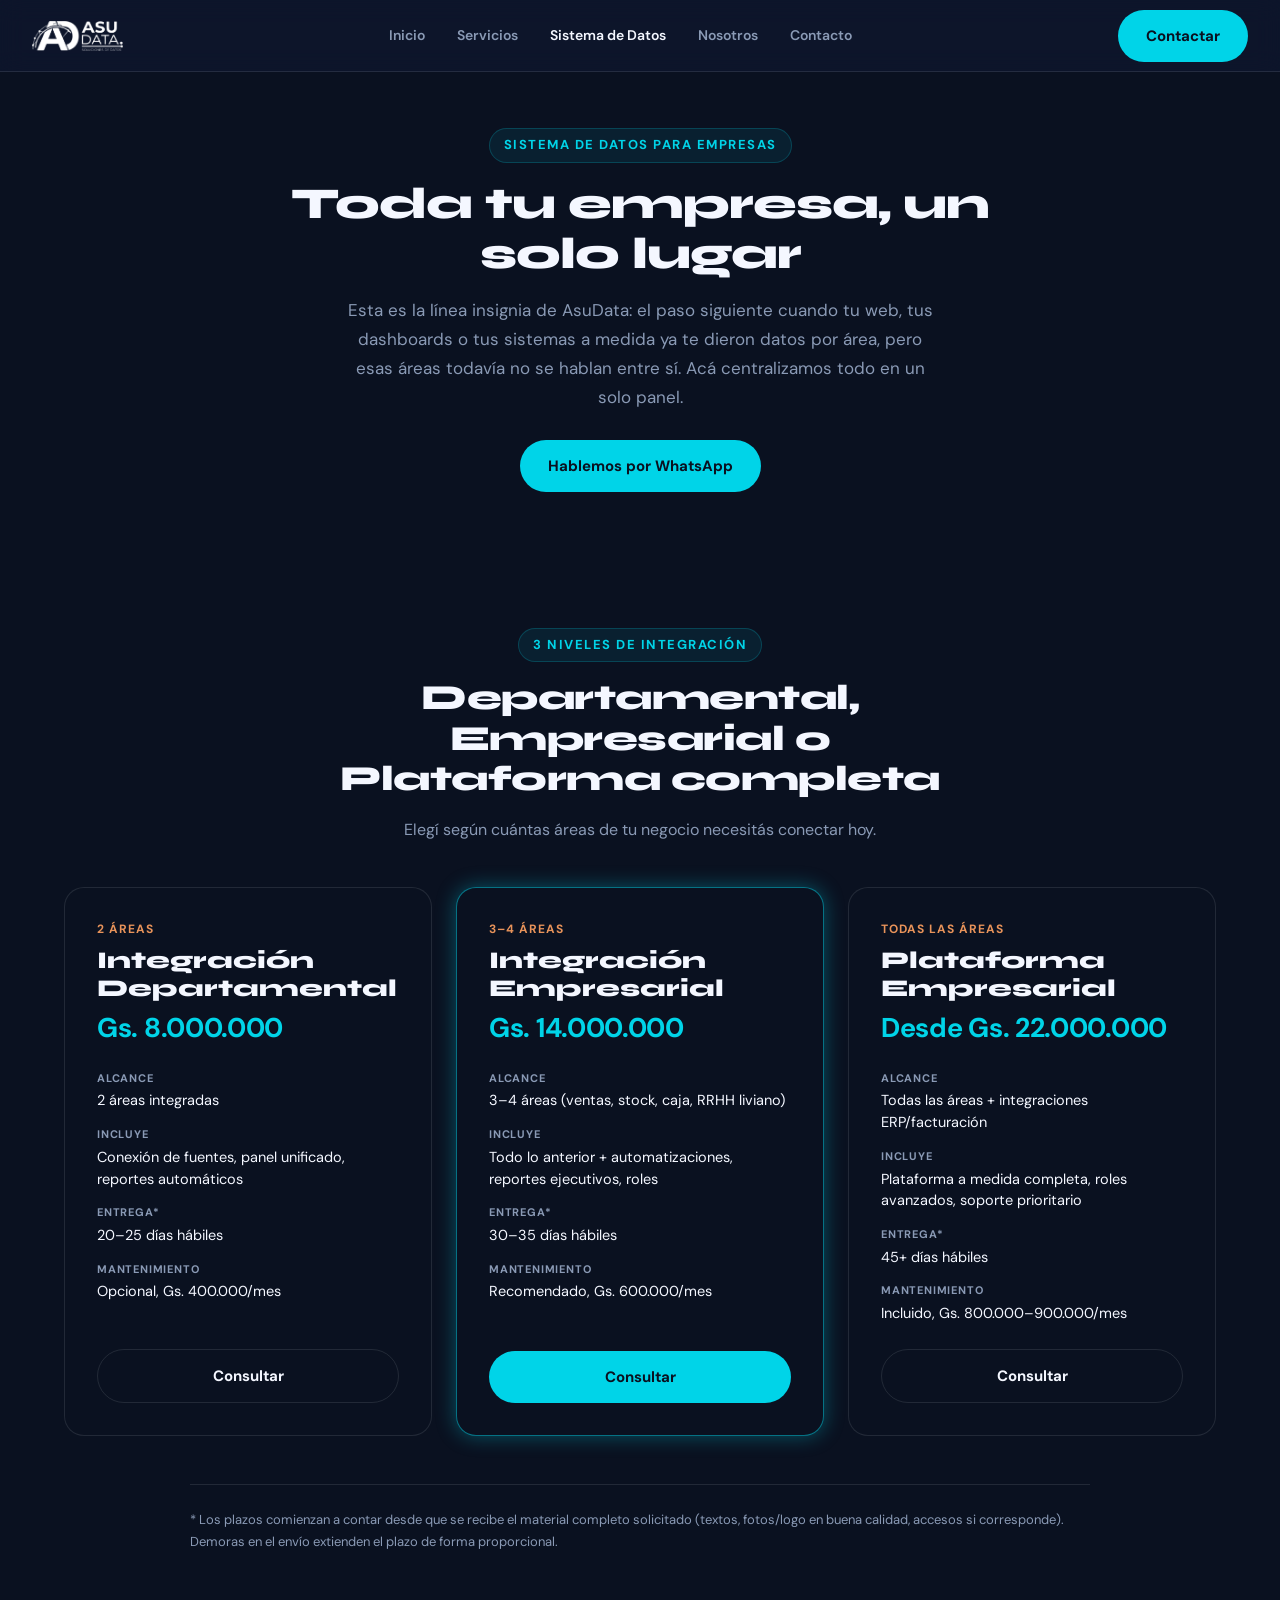
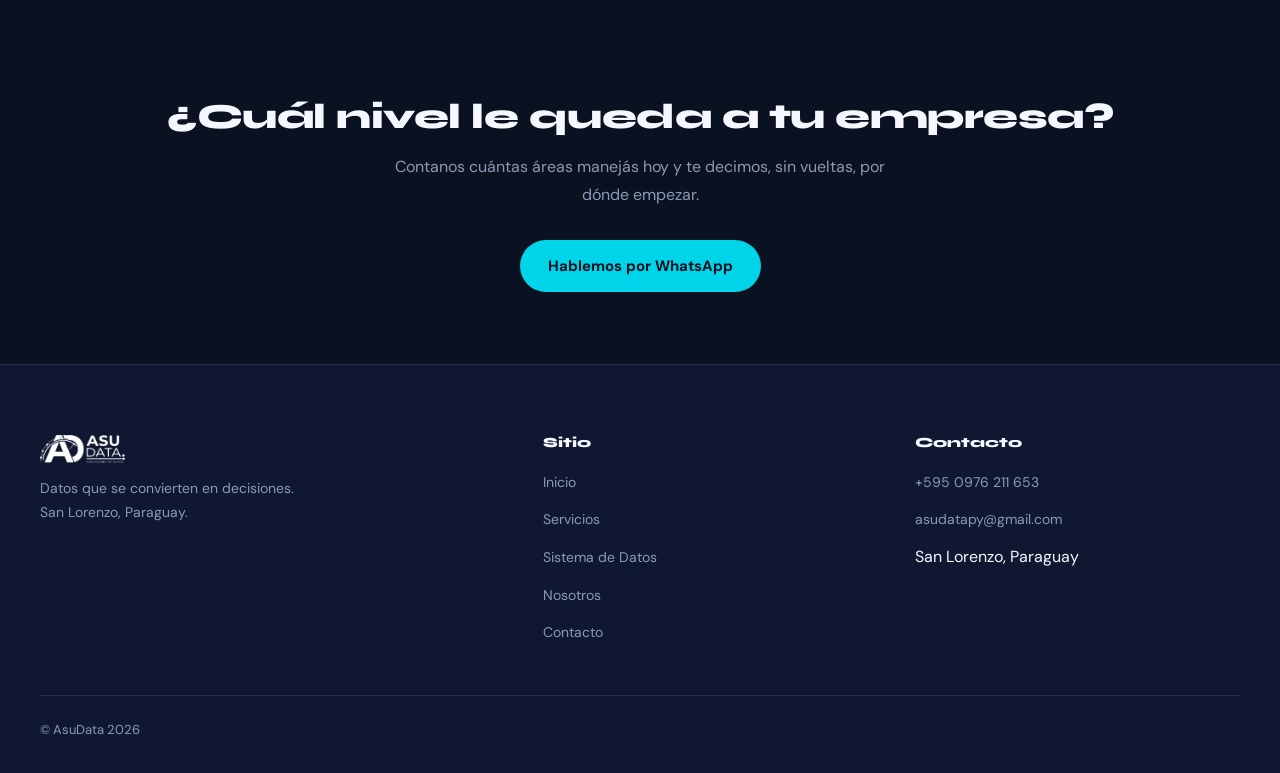
<file: web/sistema-datos.html>
<!DOCTYPE html>
<html lang="es">
<head>
<meta charset="UTF-8">
<meta name="viewport" content="width=device-width, initial-scale=1.0">
<title>Sistema de Datos para Empresas — AsuData</title>
<meta name="description" content="Integramos las áreas de tu empresa en un solo panel: ventas, stock, caja y RRHH conectados, con reportes automáticos. La línea insignia de AsuData.">
<link rel="preconnect" href="https://fonts.googleapis.com">
<link href="https://fonts.googleapis.com/css2?family=Syne:wght@700;800&family=DM+Sans:wght@400;500;700&display=swap" rel="stylesheet">
<link rel="stylesheet" href="css/main.css?v=10">
</head>
<body>

<nav>
  <a href="index.html" class="logo"><img src="assets/logo.png" alt="AsuData"></a>
  <div class="nav-links">
    <a href="index.html">Inicio</a>
    <a href="servicios.html">Servicios</a>
    <a href="sistema-datos.html">Sistema de Datos</a>
    <a href="nosotros.html">Nosotros</a>
    <a href="contacto.html">Contacto</a>
  </div>
  <div class="nav-actions">
    <a href="https://wa.me/595976211653?text=Hola%2C%20quiero%20m%C3%A1s%20informaci%C3%B3n%20sobre%20AsuData." target="_blank" rel="noopener" class="btn btn-primary">Contactar</a>
    <button class="nav-toggle" aria-label="Abrir menú"><span></span><span></span><span></span></button>
  </div>
</nav>

<section class="hero">
  <div class="container">
    <span class="section-label">Sistema de Datos para Empresas</span>
    <h1>Toda tu empresa, un solo lugar</h1>
    <p>Esta es la línea insignia de AsuData: el paso siguiente cuando tu web, tus dashboards
       o tus sistemas a medida ya te dieron datos por área, pero esas áreas todavía no se
       hablan entre sí. Acá centralizamos todo en un solo panel.</p>
    <div class="hero-actions">
      <a href="https://wa.me/595976211653?text=Hola%2C%20quiero%20m%C3%A1s%20informaci%C3%B3n%20sobre%20el%20Sistema%20de%20Datos%20para%20Empresas." target="_blank" rel="noopener" class="btn btn-primary">Hablemos por WhatsApp</a>
    </div>
  </div>
</section>

<section class="section reveal">
  <div class="container">
    <div class="section-header">
      <span class="section-label">3 niveles de integración</span>
      <h2>Departamental, Empresarial o Plataforma completa</h2>
      <p>Elegí según cuántas áreas de tu negocio necesitás conectar hoy.</p>
    </div>

    <div class="tier-grid">
      <div class="tier-card">
        <span class="tier-name">2 áreas</span>
        <h3>Integración Departamental</h3>
        <div class="tier-price">Gs. 8.000.000</div>
        <dl class="tier-rows">
          <div class="tier-row">
            <dt>Alcance</dt>
            <dd>2 áreas integradas</dd>
          </div>
          <div class="tier-row">
            <dt>Incluye</dt>
            <dd>Conexión de fuentes, panel unificado, reportes automáticos</dd>
          </div>
          <div class="tier-row">
            <dt>Entrega*</dt>
            <dd>20–25 días hábiles</dd>
          </div>
          <div class="tier-row">
            <dt>Mantenimiento</dt>
            <dd>Opcional, Gs. 400.000/mes</dd>
          </div>
        </dl>
        <a href="https://wa.me/595976211653?text=Hola%2C%20me%20interesa%20el%20paquete%20Integraci%C3%B3n%20Departamental%20%282%20%C3%A1reas%29." target="_blank" rel="noopener" class="btn btn-secondary">Consultar</a>
      </div>

      <div class="tier-card featured">
        <span class="tier-name">3–4 áreas</span>
        <h3>Integración Empresarial</h3>
        <div class="tier-price">Gs. 14.000.000</div>
        <dl class="tier-rows">
          <div class="tier-row">
            <dt>Alcance</dt>
            <dd>3–4 áreas (ventas, stock, caja, RRHH liviano)</dd>
          </div>
          <div class="tier-row">
            <dt>Incluye</dt>
            <dd>Todo lo anterior + automatizaciones, reportes ejecutivos, roles</dd>
          </div>
          <div class="tier-row">
            <dt>Entrega*</dt>
            <dd>30–35 días hábiles</dd>
          </div>
          <div class="tier-row">
            <dt>Mantenimiento</dt>
            <dd>Recomendado, Gs. 600.000/mes</dd>
          </div>
        </dl>
        <a href="https://wa.me/595976211653?text=Hola%2C%20me%20interesa%20el%20paquete%20Integraci%C3%B3n%20Empresarial%20%283%E2%80%934%20%C3%A1reas%29." target="_blank" rel="noopener" class="btn btn-primary">Consultar</a>
      </div>

      <div class="tier-card">
        <span class="tier-name">Todas las áreas</span>
        <h3>Plataforma Empresarial</h3>
        <div class="tier-price">Desde Gs. 22.000.000</div>
        <dl class="tier-rows">
          <div class="tier-row">
            <dt>Alcance</dt>
            <dd>Todas las áreas + integraciones ERP/facturación</dd>
          </div>
          <div class="tier-row">
            <dt>Incluye</dt>
            <dd>Plataforma a medida completa, roles avanzados, soporte prioritario</dd>
          </div>
          <div class="tier-row">
            <dt>Entrega*</dt>
            <dd>45+ días hábiles</dd>
          </div>
          <div class="tier-row">
            <dt>Mantenimiento</dt>
            <dd>Incluido, Gs. 800.000–900.000/mes</dd>
          </div>
        </dl>
        <a href="https://wa.me/595976211653?text=Hola%2C%20me%20interesa%20la%20Plataforma%20Empresarial%20%28todas%20las%20%C3%A1reas%29." target="_blank" rel="noopener" class="btn btn-secondary">Consultar</a>
      </div>
    </div>

    <p class="legal-note">* Los plazos comienzan a contar desde que se recibe el material completo solicitado (textos, fotos/logo en buena calidad, accesos si corresponde). Demoras en el envío extienden el plazo de forma proporcional.</p>
  </div>
</section>

<section class="section cta-band reveal">
  <div class="container">
    <h2>¿Cuál nivel le queda a tu empresa?</h2>
    <p>Contanos cuántas áreas manejás hoy y te decimos, sin vueltas, por dónde empezar.</p>
    <a href="https://wa.me/595976211653?text=Hola%2C%20quiero%20saber%20qu%C3%A9%20nivel%20del%20Sistema%20de%20Datos%20le%20queda%20a%20mi%20empresa." target="_blank" rel="noopener" class="btn btn-primary">Hablemos por WhatsApp</a>
  </div>
</section>

<footer>
  <div class="footer-grid">
    <div class="footer-brand">
      <img src="assets/logo.png" alt="AsuData">
      <p>Datos que se convierten en decisiones. San Lorenzo, Paraguay.</p>
    </div>
    <div class="footer-col">
      <h4>Sitio</h4>
      <ul>
        <li><a href="index.html">Inicio</a></li>
        <li><a href="servicios.html">Servicios</a></li>
        <li><a href="sistema-datos.html">Sistema de Datos</a></li>
        <li><a href="nosotros.html">Nosotros</a></li>
        <li><a href="contacto.html">Contacto</a></li>
      </ul>
    </div>
    <div class="footer-col">
      <h4>Contacto</h4>
      <ul>
        <li><a href="https://wa.me/595976211653?text=Hola%2C%20quiero%20m%C3%A1s%20informaci%C3%B3n%20sobre%20AsuData." target="_blank" rel="noopener">+595 0976 211 653</a></li>
        <li><a href="mailto:asudatapy@gmail.com">asudatapy@gmail.com</a></li>
        <li>San Lorenzo, Paraguay</li>
      </ul>
    </div>
  </div>
  <div class="footer-bottom">© AsuData 2026</div>
</footer>

<script src="js/main.js?v=10"></script>
</body>
</html>
</file>
<file: web/css/main.css>
/* ===== RESET & BASE ===== */
*,*::before,*::after{box-sizing:border-box;margin:0;padding:0}
html{scroll-behavior:smooth;-webkit-font-smoothing:antialiased}
body{font-family:var(--font-body);color:var(--light);background:var(--dark);line-height:1.6;overflow-x:hidden}
img{max-width:100%;display:block}
a{color:inherit;text-decoration:none}
ul{list-style:none}
button{cursor:pointer;border:none;background:none;font-family:inherit}

/* ===== TOKENS ===== */
:root{
  --dark:#0A1120;
  --dark-surface:#0F1830;
  --navy:#1A3A6E;
  --cyan:#00D4E8;
  --warm:#E8935A;
  --gray:#8A9AB5;
  --light:#F4F7FF;
  --font-heading:'Syne', sans-serif;
  --font-body:'DM Sans', sans-serif;
  --glow-cyan:0 0 20px rgba(0,212,232,0.35);
  --border:rgba(244,247,255,0.1);
  --r:8px;
  --r-md:12px;
  --r-lg:20px;
}

/* ===== TYPOGRAPHY ===== */
h1,h2,h3,h4{font-family:var(--font-heading);font-weight:800;color:var(--light);line-height:1.15}
h1{font-size:clamp(2rem,4vw,2.75rem);letter-spacing:-1px}
h2{font-size:clamp(1.6rem,3vw,2.2rem);letter-spacing:-0.5px}
h3{font-size:clamp(1.2rem,2vw,1.5rem)}
h4{font-size:1.05rem}
p{color:var(--gray);line-height:1.7}
.section-label{display:inline-flex;align-items:center;gap:6px;font-size:13px;font-weight:700;text-transform:uppercase;letter-spacing:1.5px;color:var(--cyan);background:rgba(0,212,232,0.08);border:1px solid rgba(0,212,232,0.2);padding:6px 14px;border-radius:100px;margin-bottom:16px}
.section-sub{font-size:18px;color:var(--gray);max-width:600px;line-height:1.7}

/* ===== LAYOUT ===== */
.container{max-width:1200px;margin:0 auto;padding:0 24px}
.section{padding:72px 24px}
.section-surface{background:var(--dark-surface)}
.section-navy{background:var(--navy)}
.section-header{text-align:center;max-width:700px;margin:0 auto 44px}
.section-header p{margin-top:16px}

/* ===== BUTTONS ===== */
.btn{display:inline-flex;align-items:center;justify-content:center;gap:8px;padding:14px 28px;border-radius:100px;font-weight:700;font-size:15px;transition:box-shadow .2s,transform .2s,background .2s}
.btn-primary{background:var(--cyan);color:var(--dark)}
.btn-primary:hover{box-shadow:var(--glow-cyan);transform:translateY(-1px)}
.btn-secondary{background:transparent;color:var(--light);border:1px solid var(--border)}
.btn-secondary:hover{border-color:var(--cyan);color:var(--cyan)}

/* ===== NAVIGATION ===== */
nav{position:fixed;top:0;left:0;width:100%;z-index:1000;background:rgba(15,24,48,0.7);backdrop-filter:blur(12px);border-bottom:1px solid var(--border);padding:0 32px;display:flex;align-items:center;justify-content:space-between;height:72px;transition:background .3s}
nav.scrolled{background:rgba(15,24,48,0.95)}
.logo img{height:30px;width:auto;filter:brightness(0) invert(1)}
.nav-links{display:flex;align-items:center;gap:32px}
.nav-links a{font-size:14px;font-weight:600;color:var(--gray);transition:color .2s}
.nav-links a:hover,.nav-links a.active{color:var(--light)}
.nav-actions{display:flex;align-items:center;gap:20px}
.nav-toggle{display:none;flex-direction:column;gap:5px;padding:8px}
.nav-toggle span{width:22px;height:2px;background:var(--light)}

@media (max-width:900px){
  .nav-links{position:fixed;top:72px;left:0;width:100%;height:calc(100vh - 72px);background:var(--dark);flex-direction:column;justify-content:center;gap:28px;transform:translateX(100%);transition:transform .3s}
  .nav-links.open{transform:translateX(0)}
  .nav-links a{font-size:20px}
  .nav-toggle{display:flex}
}

/* ===== HERO ===== */
.hero{padding:128px 24px 64px;text-align:center}
.hero .container{max-width:760px}
.hero h1{margin-bottom:16px}
.hero p{font-size:17px;max-width:600px;margin:0 auto 28px}
.hero-actions{display:flex;gap:16px;justify-content:center;flex-wrap:wrap}

/* ===== CONNECTION STEPS ===== */
.connect-steps{display:grid;grid-template-columns:repeat(auto-fit,minmax(220px,1fr));gap:24px;margin-top:40px}
.connect-step{background:var(--dark-surface);border:1px solid var(--border);border-radius:var(--r-lg);padding:32px 24px;text-align:center}
.connect-step .step-icon{width:48px;height:48px;border-radius:var(--r-md);background:rgba(0,212,232,0.1);color:var(--cyan);display:flex;align-items:center;justify-content:center;margin:0 auto 16px;font-size:20px;font-weight:800}
.connect-step h4{margin-bottom:8px}
.connect-step p{font-size:14px}

/* ===== CARDS GRID ===== */
.card-grid{display:grid;grid-template-columns:repeat(auto-fit,minmax(240px,1fr));gap:24px;margin-top:40px}
.card{background:var(--dark-surface);border:1px solid var(--border);border-radius:var(--r-lg);padding:32px;transition:border-color .2s,transform .2s}
.card:hover{border-color:rgba(0,212,232,0.4);transform:translateY(-2px)}
.card .card-icon{width:44px;height:44px;border-radius:var(--r);background:rgba(0,212,232,0.1);color:var(--cyan);display:flex;align-items:center;justify-content:center;margin-bottom:20px;font-weight:800}
.card h3{margin-bottom:10px;font-size:1.2rem}
.card p{font-size:14.5px}
.card-link{display:inline-block;margin-top:16px;font-size:13.5px;font-weight:700;color:var(--cyan)}

/* ===== ACCORDION ===== */
.accordion{border-top:1px solid var(--border);margin-top:40px;max-width:800px;margin-left:auto;margin-right:auto}
.accordion-item{border-bottom:1px solid var(--border)}
.accordion-trigger{display:flex;align-items:center;gap:20px;width:100%;padding:26px 4px;text-align:left;background:none;border:none;cursor:pointer}
.accordion-num{font-family:var(--font-heading);color:var(--cyan);font-weight:800;font-size:14px;flex-shrink:0}
.accordion-title{flex:1;font-family:var(--font-heading);font-size:1.15rem;font-weight:800;color:var(--light)}
.accordion-icon{font-size:22px;color:var(--gray);transition:transform .25s ease;flex-shrink:0}
.accordion-item.open .accordion-icon{transform:rotate(45deg);color:var(--cyan)}
.accordion-panel{display:grid;grid-template-rows:0fr;transition:grid-template-rows .3s ease}
.accordion-item.open .accordion-panel{grid-template-rows:1fr}
.accordion-panel-inner{overflow:hidden;min-height:0}
.accordion-panel-inner .inner-pad{padding:0 4px 28px 34px}
.accordion-panel-inner p{font-size:15px;margin-bottom:12px;max-width:520px}
.accordion-panel-inner .card-link{font-size:13.5px;font-weight:700;color:var(--cyan)}

/* ===== SERVICE LINE / PRICING ===== */
.line{max-width:900px;margin:0 auto}
.line-tag{color:var(--warm);font-size:13px;font-weight:700;text-transform:uppercase;letter-spacing:1.5px}
.line h2{margin:10px 0 6px}
.line-tagline{font-family:var(--font-heading);font-weight:700;color:var(--cyan);font-size:1.05rem;margin-bottom:14px}
.line-desc{max-width:620px;margin-bottom:36px}
.pkg-grid{display:grid;grid-template-columns:repeat(auto-fit,minmax(220px,1fr));gap:20px}
.pkg-card{background:var(--dark);border:1px solid var(--border);border-radius:var(--r-lg);padding:26px}
.pkg-card h4{font-size:1rem;margin-bottom:14px;min-height:2.4em}
.pkg-price{font-family:var(--font-body);font-variant-numeric:tabular-nums;font-size:1.5rem;color:var(--cyan);font-weight:700;letter-spacing:-0.3px;margin-bottom:6px}
.pkg-entrega{font-size:13px;color:var(--gray)}
.line-more{display:inline-block;margin-top:24px;font-size:14px;font-weight:700;color:var(--cyan)}

/* ===== TIER CARDS (Sistema de Datos) ===== */
.tier-grid{display:grid;grid-template-columns:repeat(auto-fit,minmax(280px,1fr));gap:24px}
.tier-card{background:var(--dark);border:1px solid var(--border);border-radius:var(--r-lg);padding:32px;display:flex;flex-direction:column}
.tier-card.featured{border-color:rgba(0,212,232,0.5);box-shadow:var(--glow-cyan)}
.tier-name{font-size:12px;font-weight:700;text-transform:uppercase;letter-spacing:1px;color:var(--warm)}
.tier-card h3{margin:8px 0 4px}
.tier-price{font-family:var(--font-body);font-variant-numeric:tabular-nums;font-size:1.7rem;font-weight:700;color:var(--cyan);letter-spacing:-0.3px;margin-bottom:20px}
.tier-rows{display:flex;flex-direction:column;gap:14px;margin-bottom:24px;flex:1}
.tier-row dt{font-size:11px;font-weight:700;text-transform:uppercase;letter-spacing:0.8px;color:var(--gray);margin-bottom:3px}
.tier-row dd{font-size:14.5px;color:var(--light);line-height:1.5}
.line-sub{margin-top:44px;padding-top:36px;border-top:1px solid var(--border)}
.line-sub h4{margin-bottom:16px}
.line-sub-note{font-size:14px;background:rgba(232,147,90,0.08);border:1px solid rgba(232,147,90,0.25);color:var(--warm);padding:14px 18px;border-radius:var(--r-md);margin-top:16px}
.legal-note{max-width:900px;margin:48px auto 0;font-size:13px;color:var(--gray);border-top:1px solid var(--border);padding-top:24px}

/* ===== VALUE TAGS ===== */
.value-tags{display:flex;flex-wrap:wrap;gap:12px;margin-top:28px}
.value-tag{font-size:13.5px;font-weight:700;color:var(--light);background:var(--dark);border:1px solid var(--border);padding:10px 18px;border-radius:100px}

/* ===== CASE PREVIEW ===== */
.case-grid{display:grid;grid-template-columns:repeat(auto-fit,minmax(260px,1fr));gap:24px;margin-top:40px}
.case-card{background:var(--dark-surface);border:1px solid var(--border);border-radius:var(--r-lg);padding:32px}
.case-card .case-tag{font-size:12px;font-weight:700;text-transform:uppercase;letter-spacing:1px;color:var(--warm)}
.case-card h3{margin:10px 0 12px}
.case-card p{font-size:14.5px}

/* ===== CTA BAND ===== */
.cta-band{text-align:center}
.cta-band h2{margin-bottom:16px}
.cta-band p{max-width:520px;margin:0 auto 32px}

/* ===== FOOTER ===== */
footer{background:var(--dark-surface);border-top:1px solid var(--border);padding:70px 24px 32px}
.footer-grid{display:grid;grid-template-columns:1.4fr 1fr 1fr;gap:48px;max-width:1200px;margin:0 auto}
.footer-brand img{height:28px;margin-bottom:14px;filter:brightness(0) invert(1)}
.footer-brand p{font-size:14px;max-width:280px}
.footer-col h4{font-size:14px;color:var(--light);margin-bottom:18px}
.footer-col ul{display:flex;flex-direction:column;gap:12px}
.footer-col a{font-size:14px;color:var(--gray);transition:color .2s}
.footer-col a:hover{color:var(--cyan)}
.footer-bottom{max-width:1200px;margin:50px auto 0;padding-top:24px;border-top:1px solid var(--border);font-size:13px;color:var(--gray)}

@media (max-width:700px){
  .footer-grid{grid-template-columns:1fr;gap:36px}
}

/* ===== REVEAL ANIMATION ===== */
.reveal{opacity:0;transform:translateY(24px);transition:opacity .6s ease,transform .6s ease}
.reveal.visible{opacity:1;transform:translateY(0)}

/* ===== PLACEHOLDER PAGE ===== */
.placeholder{padding:150px 24px 100px;text-align:center}
.placeholder p{max-width:480px;margin:16px auto 0}
</file>
